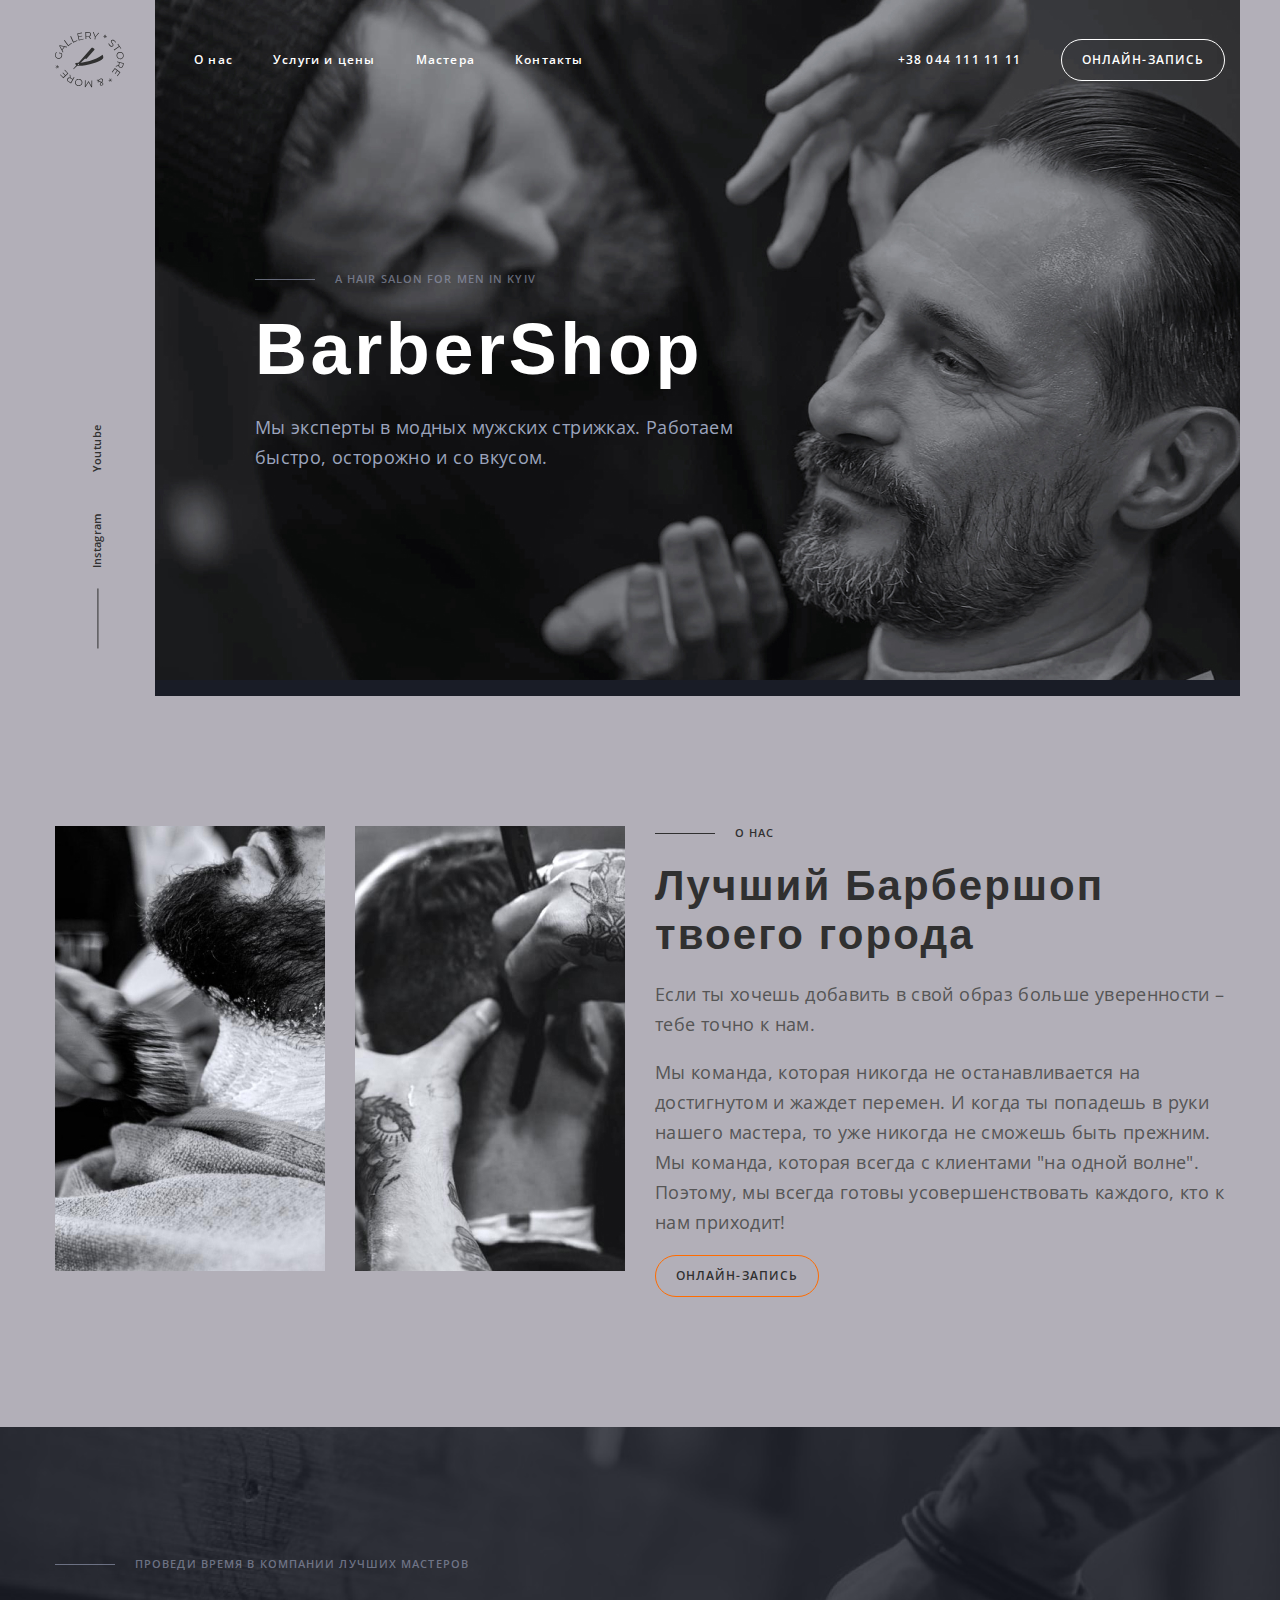
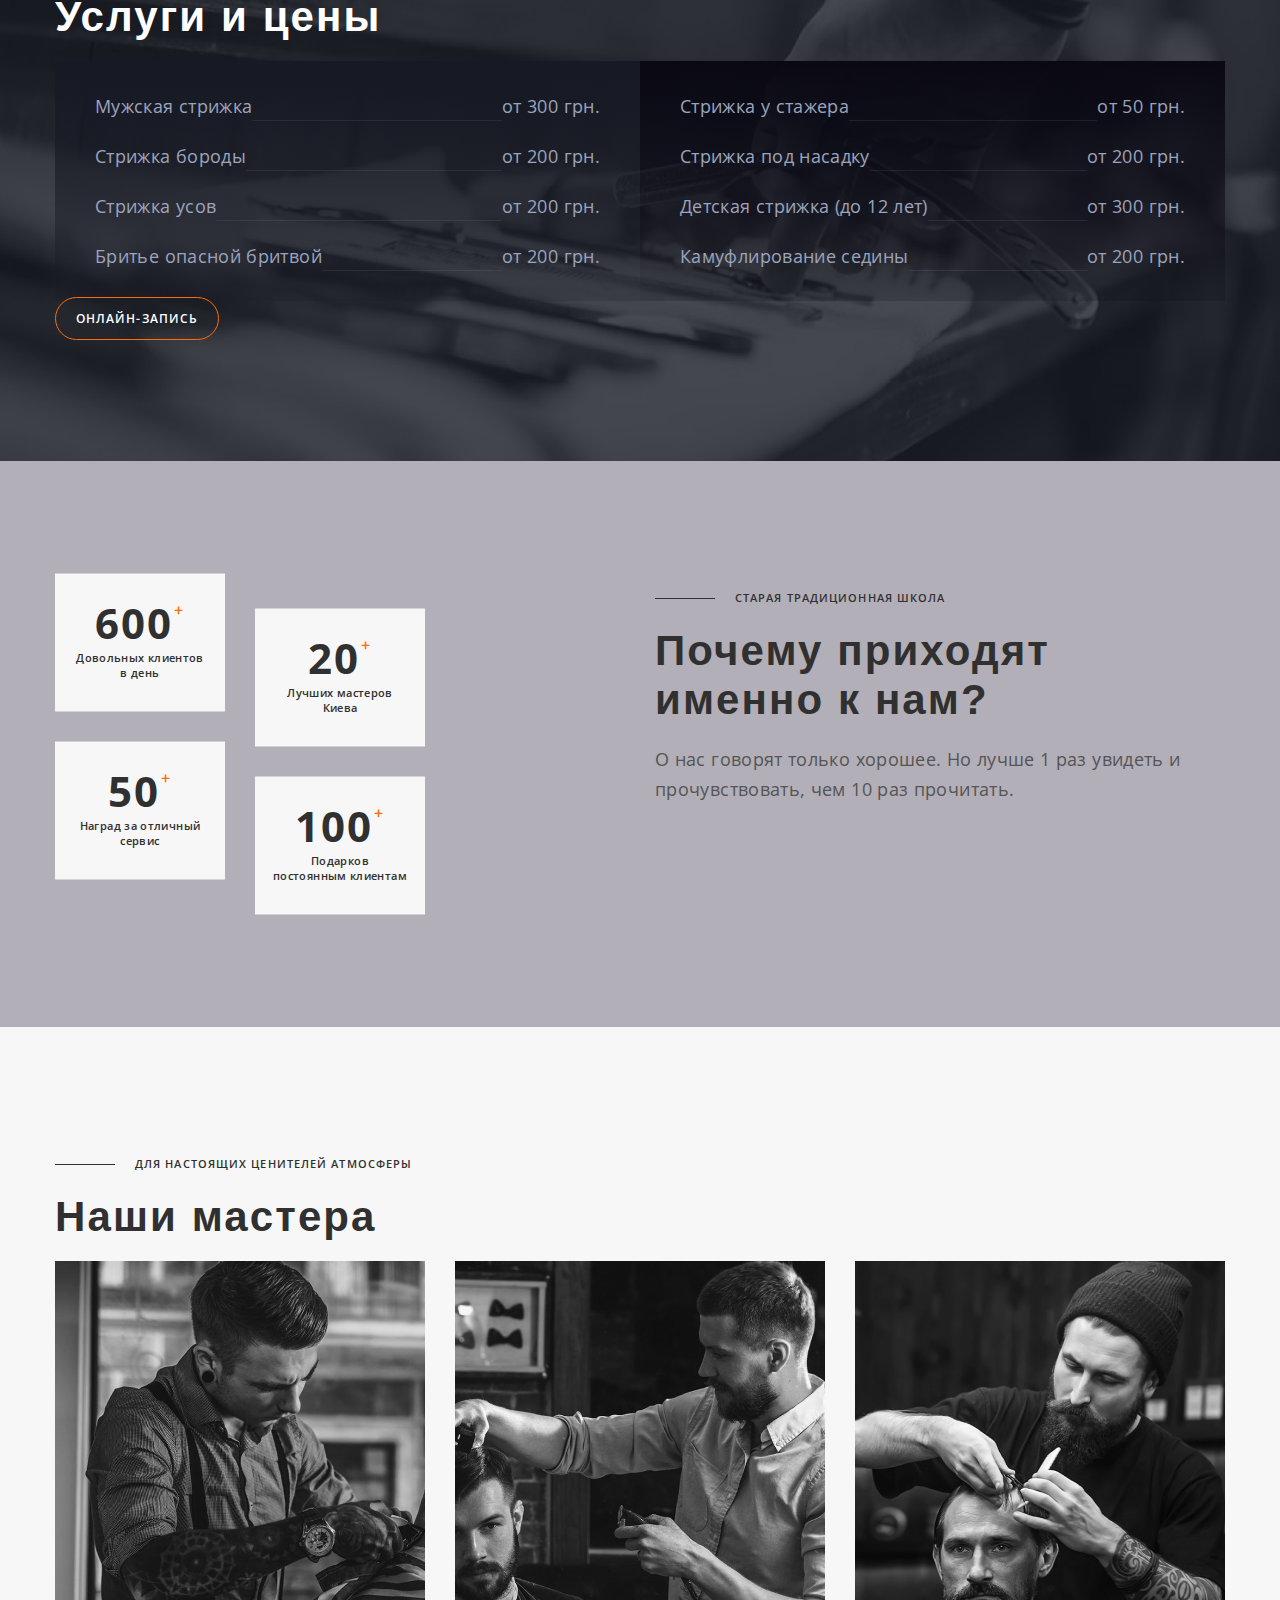
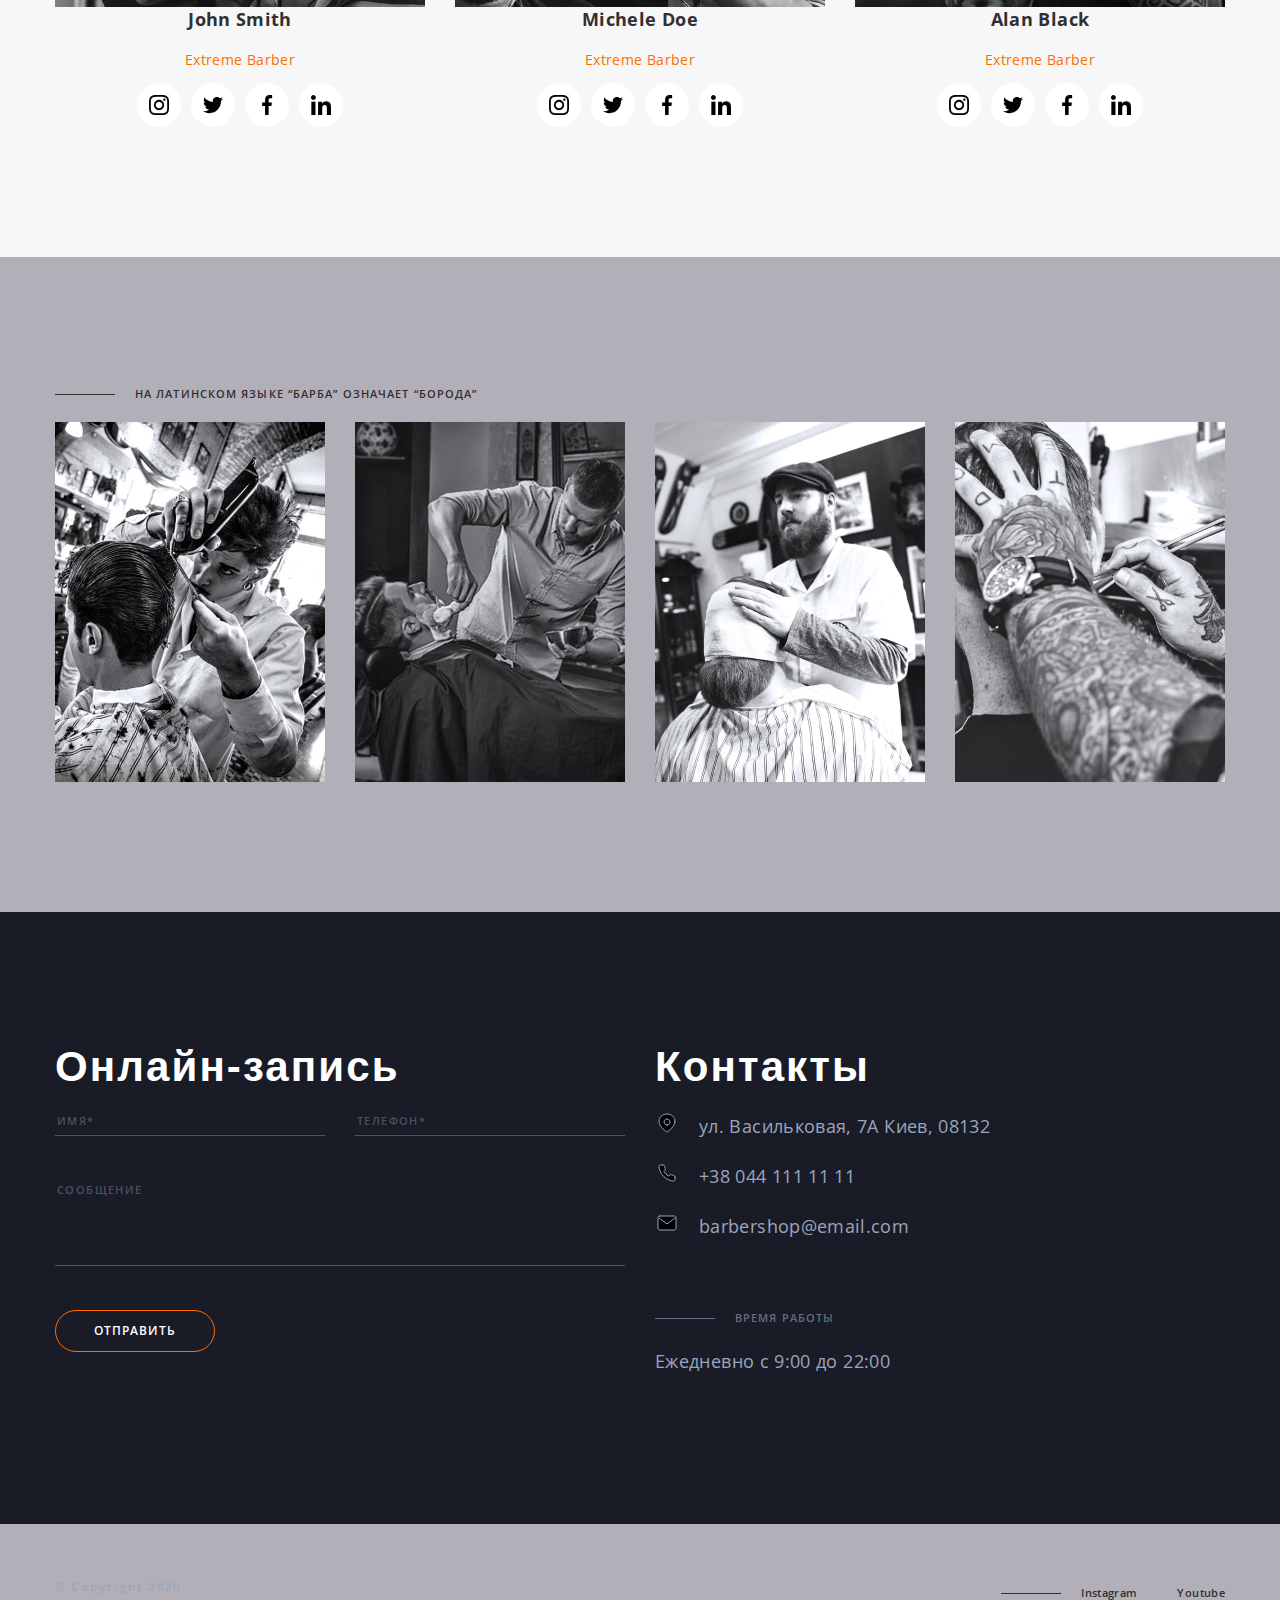
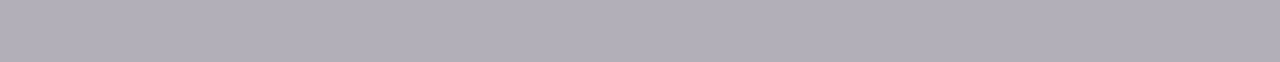
<file: index.html>
<!DOCTYPE html>
<html lang="ru">
<head>
    <meta charset="UTF-8">
    <meta http-equiv="X-UA-Compatible" content="IE=edge">
    <meta name="viewport" content="width=device-width, initial-scale=1.0">
    <title>BarberShop</title>
    <link rel="preconnect" href="https://fonts.gstatic.com">
    <link href="https://fonts.googleapis.com/css2?family=Open+Sans:wght@400;600&family=Raleway:wght@700&display=swap"
        rel="stylesheet">
    <link rel="stylesheet" href="https://cdnjs.cloudflare.com/ajax/libs/modern-normalize/1.0.0/modern-normalize.min.css">
    <link rel="stylesheet" href="./css/style.css">
</head>
<body>

    <header class="header">
        <div class="container">
            <nav class="navigation">
            <a class ="logo" href=""><img src="./images/logo.svg" width="69" height="56" alt="логотип барбершоп"></a>
            <ul class="list menu" >
                <li class="menu-item"><a class ="link menu-link" href="#about">О нас</a></li>
                <li class="menu-item"><a class ="link menu-link" href="#price">Услуги и цены</a></li>
                <li class="menu-item"><a class ="link menu-link" href="#team">Мастера</a></li>
                <li class="menu-item"><a class ="link menu-link" href="#contacts">Контакты</a></li>
            </ul>
            </nav>
            <a class ="link" href="tel:+380441111111">+38 044 111 11 11</a>
            <a class ="link button" href="#contact-us">ОНЛАЙН-ЗАПИСЬ</a>
        </div>
    </header>

    <main>
        <section class="hero">
            <div class="container dark-bg">
                <div class="hero-content">
                    <p class="title-label line" lang="en">A hair salon for men in Kyiv</p>
                    <h1 lang="en" class="title page-title">BarberShop</h1>
                    <p>Мы эксперты в модных мужских стрижках.
                            Работаем быстро, осторожно и со вкусом.</p>
                </div>
                <div class="hero-sidebar">
                    <ul class="list socials-list line">
                        <li class="socials-item"><a class="link" href="" target="_blank" rel="noopener noreferrer">Instagram</a></li>
                        <li class="socials-item"><a class="link" href="" target="_blank" rel="noopener noreferrer">Youtube</a></li>
                    </ul>
                </div>
            </div>
        </section>

        <section class="section about" id="about">
            <div class="container flexbox">
                <ul class="list flexbox content-box">
                    <li class="content-box"><img src="./images/img-1.jpg" width="270" height="445" alt="Барбер за работой"></li>
                    <li class="content-box"><img src="./images/img-2.jpg" width="270" height="445" alt="Стильная стрижка 2021"></li>
                </ul>
                <div class="content-box">
                    <p class="title-label line">О нас</p>
                    <h2 class="title section-title">Лучший Барбершоп твоего города</h2>
                    <p>Если ты хочешь добавить в свой образ больше уверенности – тебе точно к нам.</p>
                    <p>Мы команда, которая никогда не останавливается на достигнутом
                        и жаждет перемен. И когда ты попадешь в руки нашего мастера,
                        то уже никогда не сможешь быть прежним. Мы команда, которая всегда с клиентами "на одной волне". Поэтому, мы всегда
                        готовы усовершенствовать каждого, кто к нам приходит!</p>
                    <button class="button" type="button" data-modal-open>онлайн-запись</button>
                </div>
            </div>
        </section>

        <section class="section price dark-bg" id="price">
            <div class="container">
                <p class="title-label line">Проведи время в компании лучших мастеров</p>
                <h2 class="title section-title">Услуги и цены</h2>
                <div class="price-wrap">
                    <ul class="list price-list">
                        <li class="price-item"><span class="price-item-serv">Мужская стрижка</span><span>от 300 грн.</span></li>
                        <li class="price-item"><span class="price-item-serv">Стрижка бороды</span><span>от 200 грн.</span></li>
                        <li class="price-item"><span class="price-item-serv">Стрижка усов</span><span>от 200 грн.</span></li>
                        <li class="price-item"><span class="price-item-serv">Бритье опасной бритвой</span><span>от 200 грн.</span></li>
                    </ul>
                    <ul class="list price-list">
                        <li class="price-item"><span class="price-item-serv">Cтрижка у стажера</span><span>от 50 грн.</span></li>
                        <li class="price-item"><span class="price-item-serv">Стрижка под насадку</span><span>от 200 грн.</span></li>
                        <li class="price-item"><span class="price-item-serv">Детская стрижка (до 12 лет)</span><span>от 300 грн.</span></li>
                        <li class="price-item"><span class="price-item-serv">Камуфлирование седины</span><span>от 200 грн.</span></li>
                    </ul>
                </div>
                <a class="link button" href="#contact-us">ОНЛАЙН-ЗАПИСЬ</a>
            </div>
        </section>

        <section class="section benefits">
            <div class="container flexbox">
                <ul class="list grid benefits-list content-box">
                    <li class="grid-item benefits-item">
                        <span class="benefits-number">600<sup>+</sup></span>
                        <p>Довольных клиентов в день</p>
                    </li>
                    <li class="grid-item benefits-item">
                        <span class="benefits-number">20<sup>+</sup></span>
                        <p>Лучших мастеров Киева</p>
                    </li>
                    <li class="grid-item benefits-item">
                        <span class="benefits-number">50<sup>+</sup></span>
                        <p>Наград за отличный сервис</p>
                    </li>
                    <li class="grid-item benefits-item">
                        <span class="benefits-number">100<sup>+</sup></span>
                        <p>Подарков постоянным клиентам</p>
                    </li>
                </ul>
                <div class="content-box">
                    <p class="title-label line">старая традиционная школа</p>
                    <h2 class="title section-title">Почему приходят именно к нам?</h2>
                    <p>О нас говорят только хорошее. Но лучше 1 раз увидеть и прочувствовать, чем 10 раз прочитать.</p>
                </div>
            </div>
        </section>

        <section class="section team" id="team">
            <div class="container">
                <p class="title-label line">для настоящих ценителей атмосферы</p>
                <h2 class="title section-title">Наши мастера</h2>
                <ul class="list team-list grid">
                    <li class="grid-item team-item">
                        <img src="./images/img1.jpg" width="370" height="346" alt="барбер Джон Смит">
                        <h3 class="team-member">John Smith</h3>
                        <p class="team-member-position">Extreme Barber</p>
                        <ul class="list social-icon">
                            <li class="social-icon-item">
                                <a href="" class="social-icon-link" target="_blank" rel="noopener noreferrer">
                                    <svg class="icon">
                                        <use href="images/icons/sprite.svg#icon-instagram"></use>
                                    </svg>
                                </a>
                            </li>
                            <li class="social-icon-item">
                                <a href="" class="social-icon-link" target="_blank" rel="noopener noreferrer">
                                    <svg class="icon">
                                        <use href="images/icons/sprite.svg#icon-twitter"></use>
                                    </svg>
                                </a>
                            </li>
                            <li class="social-icon-item">
                                <a href="" class="social-icon-link" target="_blank" rel="noopener noreferrer">
                                    <svg class="icon">
                                        <use href="images/icons/sprite.svg#icon-facebook"></use>
                                    </svg>
                                </a>
                            </li>
                            <li class="social-icon-item">
                                <a href="" class="social-icon-link" target="_blank" rel="noopener noreferrer">
                                    <svg class="icon">
                                        <use href="images/icons/sprite.svg#icon-linkedin"></use>
                                    </svg>
                                </a>
                            </li>
                        </ul>
                    </li>
                    <li class="grid-item team-item">
                        <img src="./images/img2.jpg" width="370" height="346" alt="барбер Микаель Доу">
                        <h3 class="team-member">Michele Doe</h3>
                        <p class="team-member-position">Extreme Barber</p>
                        <ul class="list social-icon">
                            <li class="social-icon-item">
                                <a href="" class="social-icon-link" target="_blank" rel="noopener noreferrer">
                                    <svg class="icon">
                                        <use href="images/icons/sprite.svg#icon-instagram"></use>
                                    </svg>
                                </a>
                            </li>
                            <li class="social-icon-item">
                                <a href="" class="social-icon-link" target="_blank" rel="noopener noreferrer">
                                    <svg class="icon">
                                        <use href="images/icons/sprite.svg#icon-twitter"></use>
                                    </svg>
                                </a>
                            </li>
                            <li class="social-icon-item">
                                <a href="" class="social-icon-link" target="_blank" rel="noopener noreferrer">
                                    <svg class="icon">
                                        <use href="images/icons/sprite.svg#icon-facebook"></use>
                                    </svg>
                                </a>
                            </li>
                            <li class="social-icon-item">
                                <a href="" class="social-icon-link" target="_blank" rel="noopener noreferrer">
                                    <svg class="icon">
                                        <use href="images/icons/sprite.svg#icon-linkedin"></use>
                                    </svg>
                                </a>
                            </li>
                        </ul>
                    </li>
                    <li class="grid-item team-item">
                        <img src="./images/img3.jpg" width="370" height="346" alt="барбер Алан Блэк">
                        <h3 class="team-member">Alan Black</h3>
                        <p class="team-member-position">Extreme Barber</p>
                        <ul class="list social-icon">
                            <li class="social-icon-item">
                                <a href="" class="social-icon-link" target="_blank" rel="noopener noreferrer">
                                    <svg class="icon">
                                        <use href="images/icons/sprite.svg#icon-instagram"></use>
                                    </svg>
                                </a>
                            </li>
                            <li class="social-icon-item">
                                <a href="" class="social-icon-link" target="_blank" rel="noopener noreferrer">
                                    <svg class="icon">
                                        <use href="images/icons/sprite.svg#icon-twitter"></use>
                                    </svg>
                                </a>
                            </li>
                            <li class="social-icon-item">
                                <a href="" class="social-icon-link" target="_blank" rel="noopener noreferrer">
                                    <svg class="icon">
                                        <use href="images/icons/sprite.svg#icon-facebook"></use>
                                    </svg>
                                </a>
                            </li>
                            <li class="social-icon-item">
                                <a href="" class="social-icon-link" target="_blank" rel="noopener noreferrer">
                                    <svg class="icon">
                                        <use href="images/icons/sprite.svg#icon-linkedin"></use>
                                    </svg>
                                </a>
                            </li>
                        </ul>
                    </li>
                </ul>
            </div>
        </section>

        <section class="section gallery">
            <div class="container">
                <p class="title-label line">На латинском языке “барба” означает “борода”</p>
                <h2 class="title section-title visually-hidden">Галерея</h2>
                <ul class="list grid">
                    <li class="grid-item gallery-item"><img src="./images/rectangle-25.jpg" width="270" height="360" alt=""></li>
                    <li class="grid-item gallery-item"><img src="./images/rectangle-26.jpg" width="270" height="360" alt=""></li>
                    <li class="grid-item gallery-item"><img src="./images/rectangle-27.jpg" width="270" height="360" alt=""></li>
                    <li class="grid-item gallery-item"><img src="./images/rectangle-28.jpg" width="270" height="360" alt=""></li>
                </ul>
            </div>
        </section>

        <div class="dark-bg">
            <div class="container flexbox">
                <section class="section content-box contact-us" id="contact-us">
                    <h2 class="title section-title">Онлайн-запись</h2>
                    <form class="form">
                        <input class="form-field" type="text" name="user_name" placeholder="Имя*" pattern="^[A-Za-zA-Яа-яЁё\s]+$" required>
                        <input class="form-field" type="tel" name="user_phone" placeholder="Телефон*" pattern="[0-9]{10}" required>
                        <textarea class="form-field form-message" name="user_message" id="" cols="30" rows="5" placeholder="Сообщение"></textarea>
                        <button class="button" type="submit">Отправить</button>
                    </form>
                </section>
                <section class="section content-box" id="contacts">
                    <h2 class="title section-title">Контакты</h2>
                    <address class="contacts-address">
                    <ul class="list contacts-list">
                        <li class="contacts-item">
                            <a class="link contacts-link" href="https://www.google.com/maps/search/ул.+Васильковая,+7А+Киев,+08132/@50.384128,30.3517286,13.75z?hl=ru-RU" target="_blank" rel="noopener noreferrer">
                                <svg class="icon">
                                    <use href="images/icons/sprite.svg#icon-map-pin"></use>
                                </svg>
                            ул. Васильковая, 7А Киев, 08132</a></li>
                        <li class="contacts-item">
                            <a class="link contacts-link" href="tel:+380441111111">
                                <svg class="icon">
                                    <use href="images/icons/sprite.svg#icon-phone"></use>
                                </svg>
                            +38 044 111 11 11</a></li>
                        <li class="contacts-item">
                            <a class="link contacts-link" href="mailto:barbershop@email.com">
                                <svg class="icon">
                                    <use href="images/icons/sprite.svg#icon-mail"></use>
                                </svg>
                            barbershop@email.com</a></li>
                    </ul>
                    </address>
                    <section>
                        <h3 class="title-label line">время работы</h3>
                        <p>Ежедневно с 9:00 до 22:00</p>
                    </section>
                </section>
            </div>
        </div>
    </main>

    <footer class="footer">
        <div class="container">
            <p class="copyright">&copy; Copyright 2020</p>
            <ul class="list socials-list line">
                <li class="socials-item"><a class="link" href="" target="_blank" rel="noopener noreferrer">Instagram</a></li>
                <li class="socials-item"><a class="link" href="" target="_blank" rel="noopener noreferrer">Youtube</a></li>
            </ul>
        </div>
    </footer>

    <div class="backdrop is-hidden" data-modal>
        <div class="modal dark-bg">
            <button class="btn-close" data-modal-close>x</button>
            <p class="modal-title">Свяжитесь с нами</p>
            <form class="form">
                <label class="form-field-label">
                    
                    <input class="form-field" type="text" placeholder=" " name="user_name" pattern="^[A-Za-zA-Яа-яЁё\s]+$" required>
                    <svg class="form-field-icon">
                        <use href="images/icons/sprite.svg#icon-map-pin"></use>
                    </svg>
                    <span class="form-field-text">Имя*</span>
                </label>
                <label class="form-field-label">
                    
                    <input class="form-field" type="tel" placeholder=" " name="user_phone" pattern="[0-9]{10}" required>
                    <svg class="form-field-icon">
                        <use href="images/icons/sprite.svg#icon-phone"></use>
                    </svg>
                    <span class="form-field-text">Телефон*</span>
                </label>
                
                <textarea class="form-field form-message" name="user_message" id="" cols="30" rows="5"
                    placeholder="Сообщение"></textarea>
                <button class="button" type="submit" >Отправить</button>
            </form>
        </div>
    </div>

    <script src="js/script.js"></script>
</body>
</html>
</file>
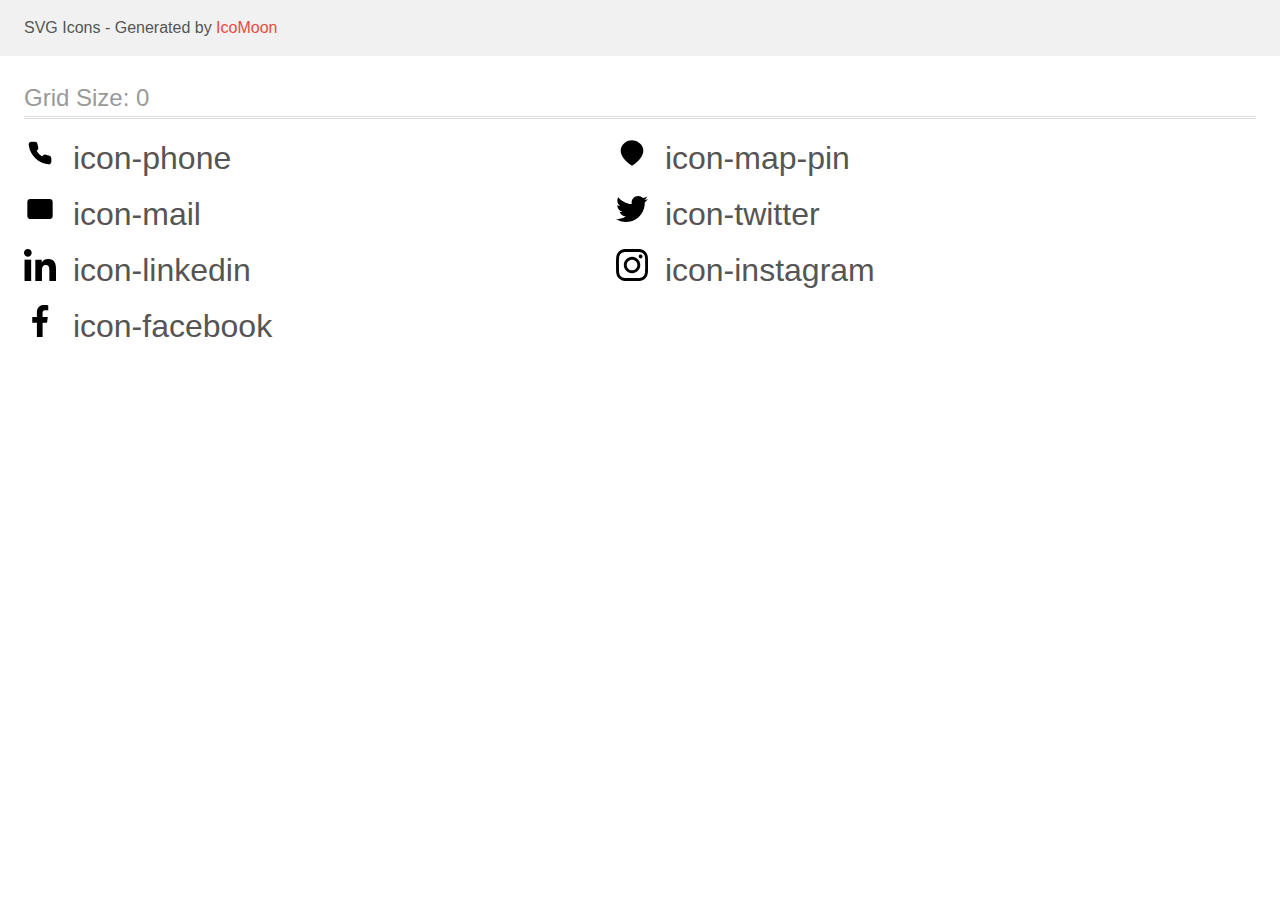
<file: images/icons/icomoon/demo.html>
<!doctype html>
<html>
<head>
    <title>IcoMoon - SVG Icons</title>
    <meta charset="utf-8">
    <meta name="viewport" content="width=device-width, initial-scale=1">
    <link rel="stylesheet" href="demo-files/demo.css">
    <link rel="stylesheet" href="style.css">
</head>
<body>
<svg aria-hidden="true" style="position: absolute; width: 0; height: 0; overflow: hidden;" version="1.1" xmlns="http://www.w3.org/2000/svg" xmlns:xlink="http://www.w3.org/1999/xlink">
<defs>
<symbol id="icon-phone" viewBox="0 0 32 32">
<path stroke-linejoin="round" stroke-linecap="round" stroke-miterlimit="4" stroke-width="1.3333" d="M26.666 21.337v3.218c0.002 0.604-0.25 1.181-0.695 1.589s-1.042 0.61-1.643 0.556c-3.301-0.359-6.471-1.487-9.257-3.293-2.592-1.647-4.789-3.844-6.436-6.436-1.813-2.798-2.941-5.984-3.293-9.3-0.054-0.6 0.146-1.195 0.552-1.639s0.98-0.698 1.582-0.699h3.218c1.077-0.011 1.995 0.779 2.145 1.845 0.136 1.030 0.388 2.041 0.751 3.014 0.295 0.784 0.106 1.668-0.483 2.263l-1.362 1.362c1.527 2.685 3.75 4.909 6.436 6.436l1.362-1.362c0.596-0.589 1.479-0.777 2.263-0.483 0.973 0.363 1.984 0.615 3.014 0.751 1.079 0.152 1.872 1.088 1.845 2.177z"></path>
</symbol>
<symbol id="icon-map-pin" viewBox="0 0 32 32">
<path stroke-linejoin="round" stroke-linecap="round" stroke-miterlimit="4" stroke-width="1.3333" d="M26.667 13.818c0 7.636-10.667 14.182-10.667 14.182s-10.667-6.545-10.667-14.182c0-5.422 4.776-9.818 10.667-9.818s10.667 4.396 10.667 9.818v0z"></path>
<path stroke-linejoin="round" stroke-linecap="round" stroke-miterlimit="4" stroke-width="1.3333" d="M16 18.667c2.209 0 4-1.791 4-4s-1.791-4-4-4-4 1.791-4 4c0 2.209 1.791 4 4 4z"></path>
</symbol>
<symbol id="icon-mail" viewBox="0 0 32 32">
<path stroke-linejoin="round" stroke-linecap="round" stroke-miterlimit="4" stroke-width="1.3333" d="M6.4 6.667h19.2c1.32 0 2.4 1.050 2.4 2.333v14c0 1.283-1.080 2.333-2.4 2.333h-19.2c-1.32 0-2.4-1.050-2.4-2.333v-14c0-1.283 1.080-2.333 2.4-2.333z"></path>
<path stroke-linejoin="round" stroke-linecap="round" stroke-miterlimit="4" stroke-width="1.3333" d="M26.667 9.333l-10.667 8-10.667-8"></path>
</symbol>
<symbol id="icon-twitter" viewBox="0 0 32 32">
<path d="M32 6.078c-1.19 0.522-2.458 0.868-3.78 1.036 1.36-0.812 2.398-2.088 2.886-3.626-1.268 0.756-2.668 1.29-4.16 1.588-1.204-1.282-2.92-2.076-4.792-2.076-3.632 0-6.556 2.948-6.556 6.562 0 0.52 0.044 1.020 0.152 1.496-5.454-0.266-10.28-2.88-13.522-6.862-0.566 0.982-0.898 2.106-0.898 3.316 0 2.272 1.17 4.286 2.914 5.452-1.054-0.020-2.088-0.326-2.964-0.808 0 0.020 0 0.046 0 0.072 0 3.188 2.274 5.836 5.256 6.446-0.534 0.146-1.116 0.216-1.72 0.216-0.42 0-0.844-0.024-1.242-0.112 0.85 2.598 3.262 4.508 6.13 4.57-2.232 1.746-5.066 2.798-8.134 2.798-0.538 0-1.054-0.024-1.57-0.090 2.906 1.874 6.35 2.944 10.064 2.944 12.072 0 18.672-10 18.672-18.668 0-0.29-0.010-0.57-0.024-0.848 1.302-0.924 2.396-2.078 3.288-3.406z"></path>
</symbol>
<symbol id="icon-linkedin" viewBox="0 0 32 32">
<path d="M31.992 32v-0.001h0.008v-11.736c0-5.741-1.236-10.164-7.948-10.164-3.227 0-5.392 1.771-6.276 3.449h-0.093v-2.913h-6.364v21.364h6.627v-10.579c0-2.785 0.528-5.479 3.977-5.479 3.399 0 3.449 3.179 3.449 5.657v10.401h6.62z"></path>
<path d="M0.528 10.636h6.635v21.364h-6.635v-21.364z"></path>
<path d="M3.843 0c-2.121 0-3.843 1.721-3.843 3.843s1.721 3.879 3.843 3.879c2.121 0 3.843-1.757 3.843-3.879-0.001-2.121-1.723-3.843-3.843-3.843v0z"></path>
</symbol>
<symbol id="icon-instagram" viewBox="0 0 32 32">
<path d="M31.969 9.408c-0.075-1.7-0.35-2.869-0.744-3.882-0.406-1.075-1.031-2.038-1.85-2.838-0.8-0.813-1.769-1.444-2.832-1.844-1.019-0.394-2.182-0.669-3.882-0.744-1.713-0.081-2.257-0.1-6.601-0.1s-4.888 0.019-6.595 0.094c-1.7 0.075-2.869 0.35-3.882 0.744-1.075 0.406-2.038 1.031-2.838 1.85-0.813 0.8-1.444 1.769-1.844 2.832-0.394 1.019-0.669 2.182-0.744 3.882-0.081 1.713-0.1 2.257-0.1 6.601s0.019 4.888 0.094 6.595c0.075 1.7 0.35 2.869 0.744 3.882 0.406 1.075 1.038 2.038 1.85 2.838 0.8 0.813 1.769 1.444 2.832 1.844 1.019 0.394 2.182 0.669 3.882 0.744 1.706 0.075 2.25 0.094 6.595 0.094s4.888-0.019 6.595-0.094c1.7-0.075 2.869-0.35 3.882-0.744 2.151-0.832 3.851-2.532 4.682-4.682 0.394-1.019 0.669-2.182 0.744-3.882 0.075-1.707 0.094-2.251 0.094-6.595s-0.006-4.888-0.081-6.595zM29.087 22.473c-0.069 1.563-0.331 2.407-0.55 2.969-0.538 1.394-1.644 2.5-3.038 3.038-0.563 0.219-1.413 0.481-2.969 0.55-1.688 0.075-2.194 0.094-6.464 0.094s-4.782-0.019-6.464-0.094c-1.563-0.069-2.407-0.331-2.969-0.55-0.694-0.256-1.325-0.663-1.838-1.194-0.531-0.519-0.938-1.144-1.194-1.838-0.219-0.563-0.481-1.413-0.55-2.969-0.075-1.688-0.094-2.194-0.094-6.464s0.019-4.782 0.094-6.464c0.069-1.563 0.331-2.407 0.55-2.969 0.256-0.694 0.663-1.325 1.2-1.838 0.519-0.531 1.144-0.938 1.838-1.194 0.563-0.219 1.413-0.481 2.969-0.55 1.688-0.075 2.194-0.094 6.464-0.094 4.276 0 4.782 0.019 6.464 0.094 1.563 0.069 2.407 0.331 2.969 0.55 0.694 0.256 1.325 0.662 1.838 1.194 0.531 0.519 0.938 1.144 1.194 1.838 0.219 0.563 0.481 1.413 0.55 2.969 0.075 1.688 0.094 2.194 0.094 6.464s-0.019 4.77-0.094 6.458z"></path>
<path d="M16.059 7.783c-4.538 0-8.22 3.682-8.22 8.22s3.682 8.22 8.22 8.22c4.539 0 8.22-3.682 8.22-8.22s-3.682-8.22-8.22-8.22zM16.059 21.335c-2.944 0-5.332-2.388-5.332-5.332s2.388-5.332 5.332-5.332c2.944 0 5.332 2.388 5.332 5.332s-2.388 5.332-5.332 5.332z"></path>
<path d="M26.524 7.458c0 1.060-0.859 1.919-1.919 1.919s-1.919-0.859-1.919-1.919c0-1.060 0.859-1.919 1.919-1.919s1.919 0.859 1.919 1.919z"></path>
</symbol>
<symbol id="icon-facebook" viewBox="0 0 32 32">
<path d="M21.329 5.313h2.921v-5.088c-0.504-0.069-2.237-0.225-4.256-0.225-4.212 0-7.097 2.649-7.097 7.519v4.481h-4.648v5.688h4.648v14.312h5.699v-14.311h4.46l0.708-5.688h-5.169v-3.919c0.001-1.644 0.444-2.769 2.735-2.769z"></path>
</symbol>
</defs>
</svg>

<header class="bgc1 clearfix">
<div class="mhl">
    <p>SVG Icons - Generated by <a href="https://icomoon.io/app">IcoMoon</a></p>
</div>
</header>
    <div class="clearfix mhl ptl">
        <h1 class="mvm mtn fgc1">Grid Size: 0</h1>
        <div class="glyph fs1">
            <div class="clearfix pbs">
                <svg class="icon icon-phone"><use xlink:href="#icon-phone"></use></svg><span class="name"> icon-phone</span>
            </div>
        </div>
        <div class="glyph fs1">
            <div class="clearfix pbs">
                <svg class="icon icon-map-pin"><use xlink:href="#icon-map-pin"></use></svg><span class="name"> icon-map-pin</span>
            </div>
        </div>
        <div class="glyph fs1">
            <div class="clearfix pbs">
                <svg class="icon icon-mail"><use xlink:href="#icon-mail"></use></svg><span class="name"> icon-mail</span>
            </div>
        </div>
        <div class="glyph fs1">
            <div class="clearfix pbs">
                <svg class="icon icon-twitter"><use xlink:href="#icon-twitter"></use></svg><span class="name"> icon-twitter</span>
            </div>
        </div>
        <div class="glyph fs1">
            <div class="clearfix pbs">
                <svg class="icon icon-linkedin"><use xlink:href="#icon-linkedin"></use></svg><span class="name"> icon-linkedin</span>
            </div>
        </div>
        <div class="glyph fs1">
            <div class="clearfix pbs">
                <svg class="icon icon-instagram"><use xlink:href="#icon-instagram"></use></svg><span class="name"> icon-instagram</span>
            </div>
        </div>
        <div class="glyph fs1">
            <div class="clearfix pbs">
                <svg class="icon icon-facebook"><use xlink:href="#icon-facebook"></use></svg><span class="name"> icon-facebook</span>
            </div>
        </div>
  </div>
<script defer src="svgxuse.js"></script>
</body>
</html>
</file>
<file: css/style.css>
@font-face {
  font-family: 'Raleway';
  font-style: normal;
  font-weight: 700;
  src: url('../');
  src: local(''), url('../'), url('../');
}
:root {
  --main-text-color: #555555;
  --dark-bg-text-color: #9ba4bd;
  --accent-color: #ff6c00;
  --title-color: #303030;
  --dark-bg-color: #191c26;
  --second-bg-color: #f7f7f7;
  --title-font: 'Raleway', sans-serif;
  --grid-item: 2;

  --animation: 500ms ease-in;
}
html {
  box-sizing: border-box;
}
*,
*::after,
*::before {
  box-sizing: inherit;
}
body {
  background: rgb(178, 175, 184);
  font-family: 'Open Sans', sans-serif;
  font-size: 18px;
  line-height: 1.67;
  letter-spacing: 0.02em;
  color: var(--main-text-color);
}
h1,
h2,
h3,
h4,
h5,
h6,
p {
  margin-top: 0;
}
img {
  display: block;
  max-width: 100%;
  height: auto;
}

/* Отменить курсив */
address {
  font-style: normal;
}
/* Для того, чтоб скрыть елементы */
.visually-hidden {
  position: absolute !important;
  clip: rect(1px 1px 1px 1px);
  clip: rect(1px, 1px, 1px, 1px);
  padding: 0 !important;
  border: 0 !important;
  height: 1px !important;
  width: 1px !important;
  overflow: hidden;
}
/* Убрать декорирование: подчеркивание ссылок,точки,кнопки */
.link {
  text-decoration: none;
  color: inherit;
  transition: color var(--animation);
}
.link:hover,
.link:focus {
  color: var(--accent-color);
}
.logo {
  display: block;
}

.list {
  margin-top: 0;
  margin-bottom: 0;
  padding-left: 0;
  list-style: none;
}
.list.menu {
  display: inline-flex;
}
.menu-item:not(:last-child) {
  margin-right: 40px;
}
.button {
  border-radius: 25px;
  border: 1px solid var(--accent-color);
  padding: 12px 20px;
  min-width: 160px;
  font-weight: 600;
  font-size: 12px;
  line-height: 1.33;
  letter-spacing: 0.09em;
  text-transform: uppercase;
  color: var(--title-color);
  background-color: transparent;
  cursor: pointer;
  transition: color var(--animation), background-color var(--animation);
}
.button:hover,
.button:focus {
  background-color: var(--accent-color);
  color: #fff;
}
/* Выравнивание кол-то фото в секции(3шт., 4шт.) */
.grid {
  display: flex;
  flex-wrap: wrap;
  margin-left: -30px;
  margin-top: -30px;
}
.grid-item {
  flex-basis: calc((100% - 30px * var(--grid-item)) / var(--grid-item));
  margin-left: 30px;
  margin-top: 30px;
}
.flexbox {
  display: flex;
  justify-content: space-between;
}
.content-box {
  flex-basis: calc((100% - 30px) / 2);
}
/*--------------------------------------*/
.line:before {
  content: '';
  width: 60px;
  height: 1px;
  background-color: currentColor;
  display: inline-block;
  margin-right: 20px;
}
/*-------------------------------------------------*/
/* Копирайт внизу */
.copyright {
  font-weight: 600;
  font-size: 11px;
  line-height: 1.36;
  letter-spacing: 0.2em;
  color: var(--dark-bg-text-color);
}
/* Стили к социальным сетям: инстаграм, ютуб */
.socials-list {
  display: flex;
  align-items: center;
  font-weight: 600;
  font-size: 11px;
  line-height: 1.36;
  color: var(--title-color);
}
.socials-item:not(:last-child) {
  margin-right: 40px;
}
/*----------------------------------------------------------------------*/
.social-icon {
  display: inline-flex;
}
.social-icon .icon {
  width: 20px;
  height: 20px;
}
.social-icon-item + .social-icon-item {
  margin-left: 10px;
}
.social-icon-link {
  display: flex;
  justify-content: center;
  align-items: center;
  width: 44px;
  height: 44px;
  border-radius: 50%;
  background-color: #fff;
}
.social-list .icon {
  width: 20px;
  height: 20px;
  fill: var(--title-color);
  transition: fill var(--animation);
}
.social-icon-link:hover .icon,
.social-icon-link:focus .icon {
  fill: var(--accent-color);
}

/* div контейнер */
.container {
  width: 1200px;
  padding-right: 15px;
  padding-left: 15px;
  margin-right: auto;
  margin-left: auto;
}

/* Общие стили к заголовкам */
.title {
  font-family: var(--title-font);
  font-weight: 700;
  letter-spacing: 0.05em;
  color: var(--title-color);
  margin-bottom: 20px;
}
/* Лейбл для заголовков */
.title-label {
  font-weight: 600;
  font-size: 11px;
  line-height: 1.36;
  letter-spacing: 0.1em;
  display: flex;
  align-items: center;
  text-transform: uppercase;
  color: var(--title-color);
  margin-bottom: 20px;
}
/* h1 */
.page-title {
  font-size: 72px;
  line-height: 1.18;
}
/* h2 */
.section-title {
  font-size: 42px;
  line-height: 1.167;
}
.section {
  padding-top: 130px;
  padding-bottom: 130px;
}
/* header */
.header {
  position: absolute;
  top: 0;
  left: 0;
  width: 100%;
  padding-top: 32px;
  padding-bottom: 32px;
  font-weight: 600;
  font-size: 12px;
  line-height: 1.33;
  letter-spacing: 0.1em;
  color: #fff;
  z-index: 100;
}
.header .container {
  display: flex;
  justify-content: flex-end;
  align-items: center;
}
.header .logo {
  margin-right: 70px;
}
.header .button {
  margin-left: 40px;
  color: #fff;
  border-color: currentColor;
  animation-iteration-count: infinite;
  animation-duration: 1500ms;
  animation-name: sos;
}
/*@keyframes sos {
  from {
    background-color: var(--accent-color);
    transform: scale(1);
  }
  to {
    background-color: red;
    transform: scale(1.2);
  }
}*/

.navigation {
  display: flex;
  align-items: center;
  margin-right: auto;
}
.hero {
  display: flex;
  align-items: center;
  /*min-height: 100vh;*/
}
.hero .container {
  position: relative;
  display: flex;
  align-items: flex-end;
  background-repeat: no-repeat;
  background-position: 115px 0;
  /*height: 100vh;*/
  background-image: url(../images/slider-1.jpg);
}
.hero-content {
  width: calc(100% / 12 * 5);
  max-width: 500px;
  margin-left: 200px;
  padding-top: 272px;
  padding-bottom: 206px;
}
.hero-sidebar {
  position: absolute;
  top: 0;
  left: 0;
  bottom: 0;
  width: 115px;
  display: flex;
  align-items: flex-end;
  justify-content: center;
  padding-bottom: 40px;
  background-color: rgb(178, 175, 184);
}
.hero-sidebar .socials-list {
  transform: rotate(-90deg) translateX(50%);
}
/* в 3 секции temnui fon */
.dark-bg {
  background-color: var(--dark-bg-color);
  color: var(--dark-bg-text-color);
  background-image: url();
}
.dark-bg .title,
.dark-bg .button {
  --title-color: #fff;
}
.dark-bg .title-label {
  --title-color: rgb(157, 164, 189, 0.6);
}
.price {
  background-image: url(../images/img.png);
  background-repeat: no-repeat;
  /*background-position: center;*/
  background-size: cover;
}
.price-wrap {
  display: flex;
}
.price-list {
  flex-basis: 50%;
  padding: 30px 40px;
  background-image: linear-gradient(
    180deg,
    #090813 0%,
    rgba(9, 11, 19, 0.2) 100%
  );
}
.price-list:first-child {
  background-image: linear-gradient(
    180deg,
    #171a24 0%,
    rgba(23, 26, 36, 0.2) 100%
  );
}
.price-item {
  display: flex;
  justify-content: space-between;
}
.price-item-serv {
  display: flex;
  flex-grow: 1;
  align-items: flex-end;
}
.price-item-serv:after {
  content: '';
  display: block;
  flex-grow: 1;
  height: 1px;
  background-color: rgba(157, 164, 189, 0.12);
}
.price-item:not(:last-child) {
  margin-bottom: 20px;
}

/* в 4 секции */
.benefits-item {
  flex-basis: calc((100% - 2 * 30px) / 6 * 2);
  font-weight: 600;
  font-size: 11px;
  line-height: 1.36;
  text-align: center;
  color: var(--title-color);
  background-color: var(--second-bg-color);
  padding: 20px 18px;
}

.benefits-item:nth-child(odd) {
  transform: translateY(-17.5px);
}
.benefits-item:nth-child(even) {
  transform: translateY(17.5px);
}

.benefits-number {
  font-weight: 700;
  font-size: 42px;
  line-height: 1.357;
  letter-spacing: 0.05em;
}
.benefits-number > sup {
  font-weight: 600;
  font-size: 16px;
  vertical-align: super;
  color: var(--accent-color);
}

/* в 5 секции */
.team {
  background-color: var(--second-bg-color);
}
.team-item {
  --grid-item: 3;
  text-align: center;
}
/* h3 */
.team-member {
  font-size: 18px;
  line-height: 1.389;
  color: var(--title-color);
}
.team-member-position {
  font-size: 14px;
  line-height: 1.36;
  color: var(--accent-color);
}
/*--------------------------*/
.form {
  display: flex;
  flex-wrap: wrap;
  justify-content: space-between;
}
.contact-us {
}
.contact-us:focus-within .section-title {
  color: var(--accent-color);
}
.form:focus-within {
}
.form-field {
  width: calc((100% - 30px) / 2);
  padding-bottom: 8px;
  margin-bottom: 44px;
  font-weight: 600;
  font-size: 14px;
  line-height: 15px;
  letter-spacing: 0.1em;
  color: #fff;
  background-color: transparent;
  border-left: none;
  border-right: none;
  border-top: none;
  border-bottom: 1px solid rgba(157, 164, 189, 0.4);
}

.form-field:focus {
  outline: none;
  border-bottom-color: #fff;
}
.form-field:focus::placeholder {
  color: var(--second-bg-color);
}
.form-field:-webkit-autofill,
.form-field:-webkit-autofill:hover,
.form-field:-webkit-autofill:focus {
  -webkit-text-fill-color: #fff;
  -webkit-box-shadow: 0 0 0px 1000px var(--dark-bg-color) inset;
}
.form-field::placeholder,
.form-field-text {
  font-size: 11px;
  text-transform: uppercase;
  color: rgba(157, 164, 189, 0.4);
}

.form-message {
  resize: none;
  width: 100%;
}
.form-field:valid:not(:focus) {
  color: green;
}
.form-field:invalid:not(:focus) {
  color: red;
}
/*.form-field:required {
  background-color: #ff6a0065;
}*/
/*.form-field:placeholder-shown {
  border-color: blue;
}*/

/*--------------------------*/
.contacts {
  padding-left: 100px;
  padding-right: 100px;
  background-image: url(./images/Bg.png) no-repeat;
  background-size: cover;
  background-repeat: no-repeat;
  background-position: left bottom;
}
.contacts-item:not(:last-child) {
  margin-bottom: 20px;
}
.contacts-link {
  display: flex;
  text-align: center;
}
.contacts-link .icon {
  width: 24px;
  height: 24px;
  margin-right: 20px;
  stroke: var(--dark-bg-text-color);
}
.contacts-link:hover .icon,
.contacts-link:focus .icon {
  stroke: var(--accent-color);
}
.contacts-address {
  margin-bottom: 70px;
}
/*--------------------------*/
.gallery-item {
  --grid-item: 4;
}
/* в 6 секции */

/* в 7 секции */

/* footer */
.footer {
  padding-top: 56px;
  padding-bottom: 56px;
}
.footer .container {
  display: flex;
  justify-content: space-between;
}
/*---MODAL------------------------------------------------*/
.backdrop.is-hidden {
  opacity: 0;
  visibility: hidden;
  pointer-events: none;
}
.backdrop {
  position: fixed;
  background-color: rgba(25, 28, 38, 0.63);
  width: 100%;
  height: 100%;
  top: 0;
  left: 0;
  z-index: 120;
  opacity: 1;
  transition: opacity 500ms ease-out 200ms;
}
.modal {
  position: absolute;
  top: 50%;
  left: 50%;
  transform: translate(-50%, -50%) scale(1);
  width: 100%;
  max-width: 550px;
  min-height: 450px;
  border-radius: 30px;
  padding: 40px 30px;
  transition: transform 700ms ease-in-out 300ms;
}
.is-hidden .modal {
  transform: translate(100%, 100%) scale(0.2);
}
.btn-close {
  position: absolute;
  top: 20px;
  right: 20px;
  display: flex;
  justify-content: center;
  align-items: center;
  background-color: var(--accent-color);
  border: none;
  border-radius: 50%;
  width: 25px;
  height: 25px;
}
.modal-title {
  font-weight: 700;
  font-size: 30px;
  text-align: center;
}
.modal .form-field-label {
  width: calc((100% - 30px) / 2);
  margin-bottom: 44px;
}
.modal .form-field-text {
  position: absolute;
  left: 30px;
  top: 50%;
  transform: translateY(-50%);
  transition: all 0.3s linear;
}
.modal .form-field {
  width: 100%;
  margin-bottom: 0;
  padding-left: 25px;
}
.modal .form-field:focus + .form-field-icon {
  stroke: #fff;
}
.modal .form-field:not(:placeholder-shown) ~ .form-field-text {
  top: 0;
  left: 10px;
  font-size: 10px;
  transform: translateY(-100%);
}
.modal .form-message {
  margin-bottom: 44px;
}
.form-field-icon {
  width: 14px;
  height: 14px;
  margin-right: 20px;
  stroke: rgba(157, 164, 189, 0.4);
  position: absolute;
  left: 0;
  top: 50%;
  transform: translateY(-50%);
}
.modal .form-field-label {
  position: relative;
}
/*.button[disabled] {
  color: grey;
  background-color: lightgray;
  border-color: grey;
}*/
</file>
<file: images/icons/icomoon/demo-files/demo.css>
body {
  padding: 0;
  margin: 0;
  font-family: sans-serif;
  font-size: 1em;
  line-height: 1.5;
  color: #555;
  background: #fff;
}
h1 {
  font-size: 1.5em;
  font-weight: normal;
  box-shadow: 0 1px #ddd, 0 2px #fff, 0 3px #ddd;
}
small {
  font-size: .66666667em;
}
a {
  color: #e74c3c;
  text-decoration: none;
}
a:hover, a:focus {
  box-shadow: 0 1px #e74c3c;
}
.bshadow0, input {
  box-shadow: inset 0 -2px #e7e7e7;
}
input:hover {
  box-shadow: inset 0 -2px #ccc;
}
input, fieldset {
  font-size: 1em;
  margin: 0;
  padding: 0;
  border: 0;
}
input {
  color: inherit;
  line-height: 1.5;
  height: 1.5em;
  padding: .25em 0;
}
input:focus {
  outline: none;
  box-shadow: inset 0 -2px #449fdb;
}
.glyph {
  font-size: 16px;
  margin-right: 1.5em;
  float: left;
  width: 17em;
}
svg {
  color: #000;
}
.liga {
  width: 80%;
  width: calc(100% - 2.5em);
}
.talign-right {
  text-align: right;
}
.talign-center {
  text-align: center;
}
.bgc1 {
  background: #f1f1f1;
}
.fgc0 {
  color: #000;
}
.fgc1 {
  color: #999;
}
p {
  margin-top: 1em;
  margin-bottom: 1em;
}
.mvm {
  margin-top: .75em;
  margin-bottom: .75em;
}
.mtn {
  margin-top: 0;
}
.mtl, .mal {
  margin-top: 1.5em;
}
.mbl, .mal {
  margin-bottom: 1.5em;
}
.mal, .mhl {
  margin-left: 1.5em;
  margin-right: 1.5em;
}
.mhmm {
  margin-left: 1em;
  margin-right: 1em;
}
.ptl {
  padding-top: 1.5em;
}
.pbs, .pvs {
  padding-bottom: .25em;
}
.pvs, .pts {
  padding-top: .25em;
}
.unit {
  float: left;
}
.unitRight {
  float: right;
}
.size1of2 {
  width: 50%;
}
.size1of1 {
  width: 100%;
}
.clearfix:before, .clearfix:after {
  content: " ";
  display: table;
}
.clearfix:after {
  clear: both;
}
.hidden-true {
  display: none;
}
.textbox0 {
  width: 3em;
  background: #f1f1f1;
  padding: .25em .5em;
  line-height: 1.5;
  height: 1.5em;
}
.fs0 {
  font-size: 16px;
}
.fs1 {
  font-size: 32px;
}
.name {
  margin-left: .25em;
}
</file>
<file: images/icons/icomoon/style.css>
.icon {
  display: inline-block;
  width: 1em;
  height: 1em;
  stroke-width: 0;
  stroke: currentColor;
  fill: currentColor;
}

/* ==========================================
Single-colored icons can be modified like so:
.icon-name {
  font-size: 32px;
  color: red;
}
========================================== */
</file>
